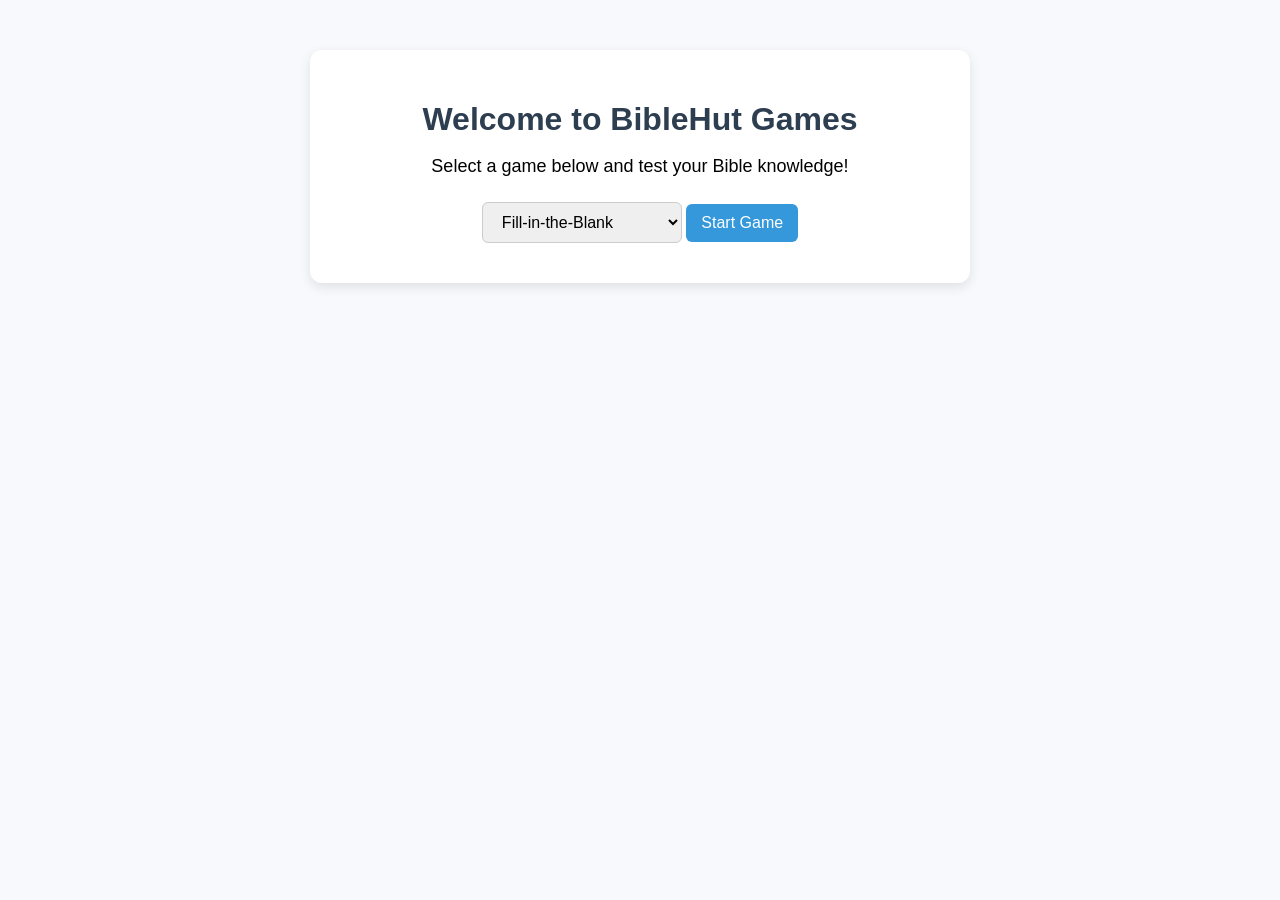
<file: index.html>
<!DOCTYPE html>
<html lang="en">
<head>
  <!-- Google tag (gtag.js) -->
<script async src="https://www.googletagmanager.com/gtag/js?id=G-6SRRL53QPS"></script>
<script>
  window.dataLayer = window.dataLayer || [];
  function gtag(){dataLayer.push(arguments);}
  gtag('js', new Date());

  gtag('config', 'G-6SRRL53QPS');
</script>
  <meta charset="UTF-8">
  <meta name="viewport" content="width=device-width, initial-scale=1.0">
  <meta name="google-adsense-account" content="ca-pub-8110080385457474">
  <title>BibleHut Games</title>
  <link rel="stylesheet" href="style.css">
</head>
<body>

  <div class="container">
    <h1>Welcome to BibleHut Games</h1>
    <p>Select a game below and test your Bible knowledge!</p>

    <!-- GAME SELECTOR DROPDOWN -->
    <select id="game-selector">
      <option value="fill">Fill-in-the-Blank</option>
      <option value="guess">Guess the Character</option>
      <option value="trivia">Trivia</option>
      <option value="scramble">Word Scramble</option>
      <option value="verse-match">Verse Match</option>
      <option value="puzzle">Bible Puzzle</option>
      <option value="truefalse">True / False</option>
      <option value="easter" onclick="openEaster()">🐣 Easter Challenge</option>
    </select>

    <!-- START BUTTON -->
    <button id="start-game">Start Game</button>
  </div>

  <!-- Script for Start Button -->
  <script>
    document.getElementById("start-game").addEventListener("click", () => {
      const gameType = document.getElementById("game-selector").value;
      window.location.href = `game.html?type=${gameType}&v=${Date.now()}`;
    });
  </script>

</body>
</html>
</file>
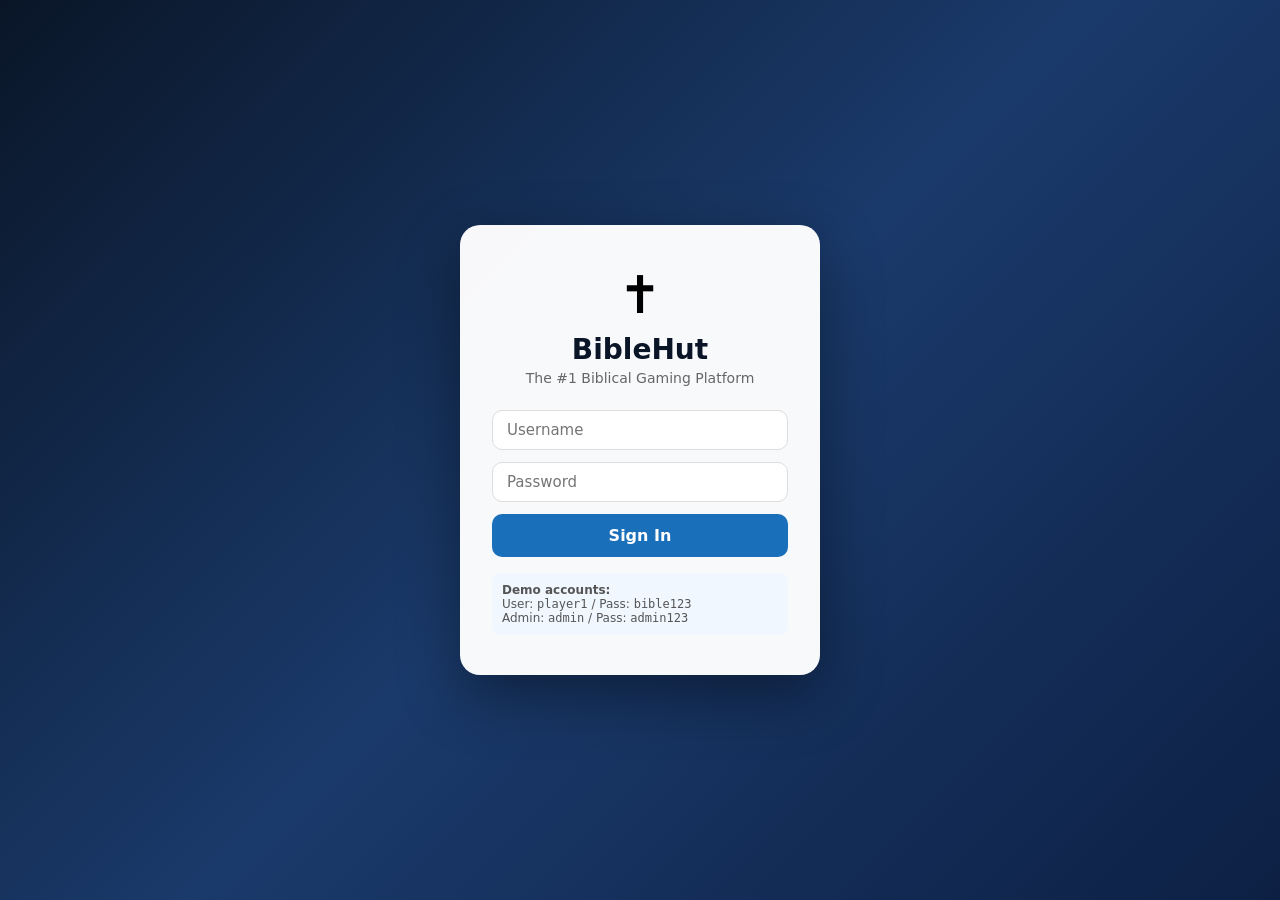
<file: BibleHutgames.html>
<!DOCTYPE html>
<html lang="en">
<head>
<meta charset="UTF-8"/>
<meta name="viewport" content="width=device-width,initial-scale=1.0"/>
<meta name="google-adsense-account" content="ca-pub-8110080385457474"/>
<title>BibleHut Games — #1 Biblical Gaming Platform</title>
<style>
*{box-sizing:border-box;margin:0;padding:0}
body{font-family:system-ui,-apple-system,sans-serif;background:#f0f4fa;min-height:100vh}
button{cursor:pointer;font-family:inherit}
input{font-family:inherit}
.hidden{display:none!important}

/* Header */
#header{background:#0a1628;color:#fff;padding:14px 24px;display:flex;align-items:center;gap:12;position:sticky;top:0;z-index:100}
#header .logo{font-size:26px}
#header .title{font-weight:800;font-size:22px;flex:1}
#header .title span{font-size:13px;background:#1a6fba;padding:2px 8px;border-radius:12px;margin-left:6px}
#header .score-badge{background:rgba(26,111,186,.2);border:1px solid rgba(26,111,186,.4);color:#7ab8f5;padding:4px 12px;border-radius:20px;font-size:14px;font-weight:600}
#header .avatar{width:34px;height:34px;border-radius:50%;background:#1a6fba;display:flex;align-items:center;justify-content:center;font-weight:700;font-size:15px;cursor:pointer}
#header .admin-link{font-size:13px;color:#facc15;cursor:pointer;font-weight:500}
#header .signout{font-size:13px;color:#aaa;cursor:pointer}
.header-right{display:flex;align-items:center;gap:12px}

/* Layout */
.page{max-width:720px;margin:0 auto;padding:24px 16px}

/* Login */
#login-screen{min-height:100vh;display:flex;align-items:center;justify-content:center;background:linear-gradient(135deg,#0a1628 0%,#1a3a6b 50%,#0d2044 100%)}
.login-box{background:rgba(255,255,255,.97);border-radius:20px;padding:2.5rem 2rem;width:360px;text-align:center;box-shadow:0 20px 60px rgba(0,0,0,.4)}
.login-box .cross{font-size:52px;margin-bottom:8px}
.login-box h1{font-size:28px;font-weight:700;color:#0a1628;margin-bottom:4px}
.login-box .sub{color:#666;font-size:14px;margin-bottom:24px}
.login-box input{width:100%;padding:10px 14px;border-radius:10px;border:1px solid #ddd;font-size:15px;margin-bottom:12px}
.login-box .btn-login{width:100%;padding:12px;background:#1a6fba;color:#fff;border:none;border-radius:10px;font-size:16px;font-weight:600}
.login-box .demo-box{margin-top:16px;padding:10px;background:#f0f7ff;border-radius:8px;font-size:12px;color:#555;text-align:left}
.login-box .error{background:#fee;color:#c00;border-radius:8px;padding:8px 12px;font-size:13px;margin-bottom:16px}

/* Welcome card */
.welcome-card{background:linear-gradient(135deg,#0a1628,#1a3a6b);border-radius:20px;padding:28px 24px;color:#fff;margin-bottom:24px}
.welcome-card .greeting{font-size:14px;color:#7ab8f5;margin-bottom:4px}
.welcome-card .name{font-size:24px;font-weight:700;margin-bottom:12px}
.welcome-stats{display:flex;gap:16px}
.stat-box{background:rgba(255,255,255,.1);border-radius:10px;padding:10px 16px;text-align:center}
.stat-box .val{font-size:20px;font-weight:700}
.stat-box .lbl{font-size:11px;color:#7ab8f5}
.badge-box{background:rgba(255,255,255,.1);border-radius:10px;padding:10px 16px;flex:1}
.badge-box .lbl{font-size:11px;color:#7ab8f5;margin-bottom:6px}

/* Leaderboard */
.lb-card{background:#fff;border-radius:14px;padding:16px 20px;margin-bottom:20px;box-shadow:0 2px 8px rgba(0,0,0,.05)}
.lb-card .lb-title{display:flex;justify-content:space-between;margin-bottom:12px;font-weight:600}
.lb-strip{display:flex;gap:8px;overflow-x:auto;padding-bottom:4px}
.lb-item{background:#f0f7ff;border-radius:10px;padding:10px 14px;min-width:110px;text-align:center;flex-shrink:0}
.lb-item .lb-icon{font-size:20px}
.lb-item .lb-name{font-size:12px;font-weight:600;color:#0a1628;margin-top:4px;white-space:nowrap;overflow:hidden;text-overflow:ellipsis}
.lb-item .lb-score{font-size:14px;font-weight:700;color:#1a6fba}

/* Game grid */
.section-title{font-weight:600;font-size:18px;margin-bottom:16px;color:#0a1628}
.game-grid{display:grid;grid-template-columns:repeat(2,1fr);gap:14px}
.game-card{background:#fff;border:1px solid #e0e8f4;border-radius:16px;padding:20px 16px;text-align:left;transition:transform .15s,box-shadow .15s;box-shadow:0 2px 6px rgba(0,0,0,.05)}
.game-card:hover{transform:translateY(-2px);box-shadow:0 6px 16px rgba(0,0,0,.1)}
.game-card .gc-icon{font-size:36px;margin-bottom:8px}
.game-card .gc-title{font-weight:600;font-size:16px;color:#0a1628;margin-bottom:4px}
.game-card .gc-desc{font-size:12px;color:#888;line-height:1.4}

/* Verse of day */
.vod{background:linear-gradient(135deg,#f5f0ff,#ede8ff);border:1px solid #c4a8f0;border-radius:16px;padding:20px;margin-top:20px}
.vod .vod-label{font-size:13px;color:#7c3aed;font-weight:600;margin-bottom:8px}
.vod .vod-text{font-size:16px;font-style:italic;color:#2d1b69;line-height:1.6;margin-bottom:8px}
.vod .vod-ref{font-size:12px;color:#9c6fe4}

/* Game screen */
.game-screen{background:#fff;border-radius:20px;padding:28px;box-shadow:0 4px 20px rgba(0,0,0,.08)}
.game-header{display:flex;align-items:center;gap:12px;margin-bottom:20px}
.btn-back{background:transparent;border:1px solid #ddd;border-radius:8px;padding:6px 12px;font-size:14px;color:#666}
.game-title{font-weight:700;font-size:18px;color:#0a1628}
.game-meta{display:flex;justify-content:space-between;margin-bottom:16px;font-size:14px;color:#888}
.game-score{font-weight:700;color:#1a6fba}

/* Progress bar */
.progress-wrap{background:#eee;border-radius:8px;height:8px;overflow:hidden;margin-bottom:12px}
.progress-bar{height:100%;background:#1a6fba;transition:width .4s}

/* Question box */
.q-box{background:#f0f7ff;border-radius:14px;padding:24px;margin:20px 0;text-align:center}
.q-text{font-size:20px;font-weight:600;color:#0a1628;line-height:1.4}
.q-ref{font-size:12px;color:#888;margin-top:8px}
.q-grid{display:grid;grid-template-columns:1fr 1fr;gap:12px}
.opt-btn{padding:14px;border-radius:12px;background:#fff;border:1px solid #ddd;color:#0a1628;font-size:15px;font-weight:500;transition:all .2s}
.opt-btn.correct{background:#e6f4ea;border:2px solid #2d7a2d;color:#2d7a2d}
.opt-btn.wrong{background:#fee;border:2px solid #c00;color:#c00}

/* Fill in blank */
.fill-sentence{font-size:19px;font-style:italic;color:#0a1628;line-height:1.8;text-align:center}
.fill-blank{background:#dbeafe;border:2px dashed #1a6fba;padding:2px 16px;border-radius:6px;color:#1a6fba;min-width:80px;display:inline-block}
.input-row{display:flex;gap:12px;margin-top:16px}
.input-row input{flex:1;padding:12px 16px;border-radius:10px;border:1px solid #ddd;font-size:16px}
.btn-check{padding:12px 24px;background:#1a6fba;color:#fff;border:none;border-radius:10px;font-size:15px;font-weight:600}
.answer-reveal{color:#c00;margin-top:8px;font-size:14px}

/* Streak */
.streak{text-align:center;margin:8px 0;color:#e65100;font-weight:600;font-size:14px}

/* True/False */
.tf-grid{display:grid;grid-template-columns:1fr 1fr;gap:16px}
.tf-btn{padding:20px;border-radius:14px;font-size:22px;font-weight:700;border:2px solid transparent}
.tf-btn.true-btn{background:#e6f4ea;color:#2d7a2d;border-color:#2d7a2d}
.tf-btn.false-btn{background:#fff0f0;color:#dc3545;border-color:#dc3545}

/* Result screen */
.result-screen{text-align:center;padding:24px 0}
.result-icon{font-size:64px;margin-bottom:8px}
.result-title{font-size:26px;font-weight:700;color:#0a1628;margin-bottom:8px}
.result-sub{font-size:18px;color:#888;margin-bottom:20px}
.result-score-box{background:#f0f7ff;border-radius:16px;padding:24px 32px;display:inline-block;margin-bottom:24px}
.result-pts{font-size:48px;font-weight:800;color:#1a6fba}
.result-of{color:#888;font-size:14px}
.btn-home{padding:14px 36px;background:#1a6fba;color:#fff;border:none;border-radius:12px;font-size:16px;font-weight:600}

/* Score popup */
#score-popup{position:fixed;top:80px;right:24px;background:#1a6fba;color:#fff;padding:10px 20px;border-radius:12px;font-weight:500;font-size:18px;z-index:999;display:none}

/* Badges */
.badge{font-size:11px;font-weight:500;padding:2px 8px;border-radius:20px;border:1px solid}
.badge-blue{background:#1a6fba22;color:#1a6fba;border-color:#1a6fba44}
.badge-purple{background:#5a3dbf22;color:#5a3dbf;border-color:#5a3dbf44}
.badge-green{background:#2d7a2d22;color:#2d7a2d;border-color:#2d7a2d44}

/* Character clue */
.clue-item{display:flex;gap:8px;margin-bottom:8px;color:#333}
.clue-num{color:#1a6fba;font-weight:700}

/* Scramble */
.scramble-word{letter-spacing:12px;font-size:36px;font-weight:700;color:#1a6fba;margin-bottom:12px;display:block;text-align:center}

/* Puzzle */
.puzzle-box{background:#f5f0ff;border:1px solid #c4a8f0;border-radius:14px;padding:28px;margin:16px 0;text-align:center}
.puzzle-q{font-size:19px;font-weight:600;color:#2d1b69;line-height:1.5}
.btn-solve{background:#5a3dbf;color:#fff}

/* Easter */
.easter-header{text-align:center;margin-bottom:16px}
.easter-q-box{background:linear-gradient(135deg,#fff8f0,#fff0e0);border:1px solid #fcd9a0;border-radius:14px;padding:24px;margin:16px 0;text-align:center}

/* Admin */
#admin-screen{min-height:100vh;background:#f0f4fa}
.admin-header{background:#0a1628;color:#fff;padding:16px 24px;display:flex;align-items:center;gap:16px}
.admin-title{font-weight:700;font-size:20px;flex:1}
.btn-admin-back{background:#dc3545;color:#fff;padding:6px 14px;border-radius:20px;font-size:13px;border:none}
.admin-tabs{display:flex;background:#fff;border-bottom:1px solid #ddd;padding:0 24px}
.admin-tab{padding:14px 20px;border:none;background:transparent;font-weight:500;font-size:14px;cursor:pointer;border-bottom:3px solid transparent;color:#555}
.admin-tab.active{border-bottom-color:#1a6fba;color:#1a6fba}
.admin-body{padding:24px}
.stat-grid{display:grid;grid-template-columns:repeat(4,1fr);gap:16px;margin-bottom:24px}
.admin-stat{background:#fff;border-radius:14px;padding:20px 16px;box-shadow:0 2px 8px rgba(0,0,0,.06)}
.admin-stat .icon{font-size:28px;margin-bottom:8px}
.admin-stat .val{font-size:26px;font-weight:700}
.admin-stat .lbl{font-size:13px;color:#888}
.admin-two-col{display:grid;grid-template-columns:1fr 1fr;gap:16px}
.admin-card{background:#fff;border-radius:14px;padding:20px;box-shadow:0 2px 8px rgba(0,0,0,.06)}
.admin-card h3{margin:0 0 16px;font-weight:600}
.lb-row{display:flex;align-items:center;gap:12px;padding:8px 0;border-bottom:1px solid #f0f0f0}
.lb-row:last-child{border-bottom:none}
.pop-bar-wrap{margin-bottom:12px}
.pop-bar-row{display:flex;justify-content:space-between;font-size:13px;margin-bottom:4px}
.pop-bar-bg{background:#eee;border-radius:8px;height:8px;overflow:hidden}
.pop-bar-fill{height:100%;transition:width .4s}
table{width:100%;border-collapse:collapse;font-size:14px}
th{text-align:left;padding:8px 12px;color:#888;font-weight:500;border-bottom:2px solid #eee}
td{padding:10px 12px;border-bottom:1px solid #f5f5f5}
.toggle{width:44px;height:24px;background:#1a6fba;border-radius:12px;cursor:pointer;position:relative;display:inline-block}
.toggle-thumb{width:18px;height:18px;background:#fff;border-radius:9px;position:absolute;right:3px;top:3px}
.settings-row{display:flex;justify-content:space-between;align-items:center;padding:12px 0;border-bottom:1px solid #f0f0f0}

@media(max-width:500px){
  .game-grid{grid-template-columns:1fr}
  .stat-grid{grid-template-columns:repeat(2,1fr)}
  .admin-two-col{grid-template-columns:1fr}
  .q-grid,.tf-grid{grid-template-columns:1fr}
}
</style>
</head>
<body>

<!-- Score popup -->
<div id="score-popup"></div>

<!-- LOGIN SCREEN -->
<div id="login-screen">
  <div class="login-box">
    <div class="cross">✝️</div>
    <h1>BibleHut</h1>
    <p class="sub">The #1 Biblical Gaming Platform</p>
    <div class="error hidden" id="login-error"></div>
    <input id="login-user" placeholder="Username" type="text"/>
    <input id="login-pass" placeholder="Password" type="password"/>
    <button class="btn-login" onclick="doLogin()">Sign In</button>
    <div class="demo-box">
      <strong>Demo accounts:</strong><br>
      User: <code>player1</code> / Pass: <code>bible123</code><br>
      Admin: <code>admin</code> / Pass: <code>admin123</code>
    </div>
  </div>
</div>

<!-- MAIN APP -->
<div id="app-screen" class="hidden">
  <div id="header">
    <span class="logo">✝️</span>
    <span class="title">BibleHut <span>#1 Bible Games</span></span>
    <div class="header-right">
      <span class="score-badge" id="hdr-score">⭐ 0</span>
      <div class="avatar" id="hdr-avatar" onclick="tryAdmin()">U</div>
      <span class="admin-link hidden" id="admin-link" onclick="showAdmin()">Admin ⚙️</span>
      <span class="signout" onclick="signOut()">Sign out</span>
    </div>
  </div>
  <div class="page">
    <!-- HOME -->
    <div id="home-view">
      <div class="welcome-card">
        <div class="greeting">Welcome back,</div>
        <div class="name" id="wc-name">Player 👋</div>
        <div class="welcome-stats">
          <div class="stat-box"><div class="val" id="wc-score">0</div><div class="lbl">Total Score</div></div>
          <div class="stat-box"><div class="val" id="wc-games">0</div><div class="lbl">Games Played</div></div>
          <div class="badge-box"><div class="lbl">Badges</div><div id="wc-badges"></div></div>
        </div>
      </div>

      <div class="lb-card">
        <div class="lb-title"><span>🏆 Leaderboard</span><span style="font-size:13px;color:#888;font-weight:400">Top Players</span></div>
        <div class="lb-strip" id="lb-strip"></div>
      </div>

      <div class="section-title">Choose a Game</div>
      <div class="game-grid" id="game-grid"></div>

      <div class="vod">
        <div class="vod-label">📖 Verse of the Day</div>
        <p class="vod-text">"For God so loved the world that he gave his one and only Son, that whoever believes in him shall not perish but have eternal life."</p>
        <p class="vod-ref">— John 3:16</p>
      </div>
    </div>

    <!-- GAME VIEW -->
    <div id="game-view" class="hidden">
      <div class="game-screen">
        <div class="game-header">
          <button class="btn-back" onclick="backHome()">← Back</button>
          <span class="game-title" id="gv-title">Game</span>
        </div>
        <div id="game-content"></div>
      </div>
    </div>
  </div>
</div>

<!-- ADMIN SCREEN -->
<div id="admin-screen" class="hidden">
  <div class="admin-header">
    <span style="font-size:24px">✝️</span>
    <span class="admin-title">BibleHut Admin</span>
    <button class="btn-admin-back" onclick="hideAdmin()">← Back to Game</button>
  </div>
  <div class="admin-tabs">
    <button class="admin-tab active" onclick="adminTab('overview',this)">Overview</button>
    <button class="admin-tab" onclick="adminTab('players',this)">Players</button>
    <button class="admin-tab" onclick="adminTab('games',this)">Games</button>
    <button class="admin-tab" onclick="adminTab('settings',this)">Settings</button>
  </div>
  <div class="admin-body" id="admin-body"></div>
</div>

<script>
// ── Data ──
const USERS = {
  admin:{pass:"admin123",role:"admin",name:"Admin User",score:0,badges:[],gamesPlayed:0},
  player1:{pass:"bible123",role:"user",name:"Grace Okafor",score:450,badges:["First Win","Scholar"],gamesPlayed:12},
};

const GAMES_LIST = [
  {id:"trivia",   icon:"❓",label:"Bible Trivia",      desc:"Test your knowledge with challenging questions"},
  {id:"fill",     icon:"✍️",label:"Fill in the Blank", desc:"Complete missing words from scripture"},
  {id:"character",icon:"👤",label:"Guess the Character",desc:"Who is this Bible figure?"},
  {id:"scramble", icon:"🔀",label:"Word Scramble",     desc:"Unscramble key Bible words"},
  {id:"trueFalse",icon:"⚖️",label:"True or False",    desc:"Fact-check your Bible knowledge"},
  {id:"verseMatch",icon:"📖",label:"Verse Match",      desc:"Match verses to their books"},
  {id:"easter",   icon:"🐣",label:"Easter Challenge",  desc:"Special resurrection edition"},
  {id:"puzzle",   icon:"🧩",label:"Bible Puzzle",      desc:"Piece together scripture clues"},
];

const LEADERBOARD = [
  {name:"Grace Okafor",score:1240,icon:"🏆"},
  {name:"Chidi Eze",score:980,icon:"🥈"},
  {name:"Amina Yusuf",score:870,icon:"🥉"},
  {name:"Emmanuel Adeyemi",score:720,icon:"⭐"},
  {name:"Ngozi Bello",score:650,icon:"⭐"},
];

const TRIVIA = [
  {q:"How many books are in the Old Testament?",o:["39","40","27","66"],a:0,ref:"General"},
  {q:"Who built the ark?",o:["Moses","Abraham","Noah","David"],a:2,ref:"Genesis 6"},
  {q:"In which city was Jesus born?",o:["Jerusalem","Nazareth","Bethlehem","Jericho"],a:2,ref:"Luke 2:4"},
  {q:"How many disciples did Jesus have?",o:["10","11","12","13"],a:2,ref:"Luke 6:13"},
  {q:"Who was swallowed by a big fish?",o:["Elijah","Daniel","Jonah","Ezekiel"],a:2,ref:"Jonah 1:17"},
  {q:"What is the shortest verse in the Bible?",o:["God is love","Jesus wept","Pray always","Fear not"],a:1,ref:"John 11:35"},
  {q:"Who wrote most of the Psalms?",o:["Solomon","Moses","David","Asaph"],a:2,ref:"Various"},
  {q:"What was the first miracle of Jesus?",o:["Healing a blind man","Feeding 5000","Turning water to wine","Walking on water"],a:2,ref:"John 2:1-11"},
  {q:"How many days did it rain during the flood?",o:["20","40","60","100"],a:1,ref:"Genesis 7:17"},
  {q:"Who denied Jesus three times?",o:["Thomas","Judas","Peter","Andrew"],a:2,ref:"Luke 22:61"},
];

const FILL = [
  {s:"For God so loved the world that He gave His only ___ Son.",b:"begotten",ref:"John 3:16"},
  {s:"The Lord is my ___, I shall not want.",b:"shepherd",ref:"Psalm 23:1"},
  {s:"I can do all things through ___ who strengthens me.",b:"Christ",ref:"Philippians 4:13"},
  {s:"In the beginning, God created the ___ and the earth.",b:"heavens",ref:"Genesis 1:1"},
  {s:"Be still and know that I am ___.",b:"God",ref:"Psalm 46:10"},
];

const CHARS = [
  {clues:["Thrown into a lion's den","Prayed three times a day","Served under Nebuchadnezzar"],name:"Daniel",ref:"Daniel 6"},
  {clues:["Had extraordinary strength","Hair was the source of his power","Killed a lion with bare hands"],name:"Samson",ref:"Judges 13-16"},
  {clues:["Was sold by his brothers","Interpreted Pharaoh's dream","Had a coat of many colors"],name:"Joseph",ref:"Genesis 37"},
  {clues:["Climbed a sycamore tree to see Jesus","Was a tax collector","Gave half his possessions to the poor"],name:"Zacchaeus",ref:"Luke 19"},
];

const SCRAMBLES = [
  {word:"GOSPEL",hint:"Good news of salvation",ref:"Mark 1:1"},
  {word:"BAPTISM",hint:"Ritual of water and faith",ref:"Matthew 3:11"},
  {word:"COVENANT",hint:"A sacred agreement with God",ref:"Genesis 9:13"},
  {word:"PROPHET",hint:"One who speaks God's word",ref:"Jeremiah 1:5"},
  {word:"MIRACLE",hint:"A divine wonder",ref:"John 2:11"},
];

const TF = [
  {q:"Moses parted the Red Sea.",a:true,ref:"Exodus 14:21"},
  {q:"Paul wrote the book of Revelation.",a:false,ref:"Revelation 1:1 — it was John"},
  {q:"David killed Goliath with a sling and stone.",a:true,ref:"1 Samuel 17:50"},
  {q:"Jesus was born in Jerusalem.",a:false,ref:"Luke 2:4 — He was born in Bethlehem"},
  {q:"Elijah was taken to heaven in a chariot of fire.",a:true,ref:"2 Kings 2:11"},
];

const VERSES = [
  {v:"The Lord is my shepherd; I shall not want.",book:"Psalms"},
  {v:"In the beginning was the Word.",book:"John"},
  {v:"Love your enemies and pray for those who persecute you.",book:"Matthew"},
  {v:"I am the resurrection and the life.",book:"John"},
  {v:"For the wages of sin is death, but the gift of God is eternal life.",book:"Romans"},
];
const ALL_BOOKS = ["Genesis","Psalms","John","Matthew","Romans","Revelation","Proverbs"];

const EASTER_Q = [
  {q:"On which day did Jesus rise from the dead?",o:["First day","Third day","Seventh day","Fortieth day"],a:1,ref:"Luke 24:7"},
  {q:"Who first discovered the empty tomb?",o:["Peter","John","Mary Magdalene","The disciples"],a:2,ref:"John 20:1"},
  {q:"What did the angel say at the tomb?",o:["He is sleeping","He is risen","He will return","Fear not only"],a:1,ref:"Matthew 28:6"},
  {q:"Who betrayed Jesus for 30 pieces of silver?",o:["Peter","Thomas","Judas Iscariot","Barabbas"],a:2,ref:"Matthew 26:15"},
  {q:"Who was released instead of Jesus?",o:["Herod","Barabbas","Pilate","Simon"],a:1,ref:"Luke 23:25"},
];

const PUZZLES = [
  {q:"I have 150 chapters, I am the longest book in the Bible. What am I?",a:"Psalms",hint:"King David wrote many of my chapters",ref:"Psalms"},
  {q:"I was created on day 4 of creation. I give light to the earth at night. What am I?",a:"Moon",hint:"Genesis 1:16 mentions two great lights",ref:"Genesis 1:16"},
  {q:"I am a river that flowed through the Garden of Eden. What am I?",a:"Pishon",hint:"Genesis 2:11",ref:"Genesis 2:11"},
];

// ── State ──
let currentUser = null, currentUserObj = null, totalScore = 0;
let activeGame = null, gameState = {};

// ── Login ──
function doLogin(){
  const u = document.getElementById('login-user').value.trim().toLowerCase();
  const p = document.getElementById('login-pass').value;
  const usr = USERS[u];
  const err = document.getElementById('login-error');
  if(usr && usr.pass === p){
    currentUser = u; currentUserObj = {...usr};
    totalScore = currentUserObj.score || 0;
    err.classList.add('hidden');
    document.getElementById('login-screen').classList.add('hidden');
    document.getElementById('app-screen').classList.remove('hidden');
    initHome();
  } else {
    err.textContent = 'Invalid username or password.';
    err.classList.remove('hidden');
  }
}
document.getElementById('login-pass').addEventListener('keydown', e => { if(e.key==='Enter') doLogin(); });

function signOut(){
  currentUser = null; currentUserObj = null;
  document.getElementById('app-screen').classList.add('hidden');
  document.getElementById('login-screen').classList.remove('hidden');
  document.getElementById('login-user').value='';
  document.getElementById('login-pass').value='';
}

// ── Home ──
function initHome(){
  // Header
  document.getElementById('hdr-score').textContent = '⭐ ' + totalScore;
  document.getElementById('hdr-avatar').textContent = (currentUserObj.name||'U')[0];
  if(currentUserObj.role==='admin') document.getElementById('admin-link').classList.remove('hidden');
  // Welcome card
  document.getElementById('wc-name').textContent = currentUserObj.name + ' 👋';
  document.getElementById('wc-score').textContent = totalScore;
  document.getElementById('wc-games').textContent = currentUserObj.gamesPlayed || 0;
  const badges = currentUserObj.badges || [];
  document.getElementById('wc-badges').innerHTML = badges.length
    ? badges.map(b=>`<span class="badge badge-blue" style="margin:2px">${b}</span>`).join('')
    : '<span style="font-size:12px;color:#7ab8f5">Play to earn badges!</span>';
  // Leaderboard
  document.getElementById('lb-strip').innerHTML = LEADERBOARD.map(l=>`
    <div class="lb-item">
      <div class="lb-icon">${l.icon}</div>
      <div class="lb-name">${l.name.split(' ')[0]}</div>
      <div class="lb-score">${l.score}</div>
    </div>`).join('');
  // Games
  document.getElementById('game-grid').innerHTML = GAMES_LIST.map(g=>`
    <button class="game-card" onclick="startGame('${g.id}')">
      <div class="gc-icon">${g.icon}</div>
      <div class="gc-title">${g.label}</div>
      <div class="gc-desc">${g.desc}</div>
    </button>`).join('');
}

function updateScore(pts){
  totalScore += pts;
  document.getElementById('hdr-score').textContent = '⭐ ' + totalScore;
  document.getElementById('wc-score').textContent = totalScore;
  showPopup(pts);
}

function showPopup(pts){
  const p = document.getElementById('score-popup');
  p.textContent = '+' + pts + ' pts!';
  p.style.display = 'block';
  setTimeout(()=>{ p.style.display='none'; }, 1200);
}

// ── Game routing ──
function startGame(id){
  activeGame = id;
  const g = GAMES_LIST.find(x=>x.id===id);
  document.getElementById('home-view').classList.add('hidden');
  document.getElementById('game-view').classList.remove('hidden');
  document.getElementById('gv-title').textContent = g.icon + ' ' + g.label;
  gameState = {qi:0, score:0, streak:0, revealed:0, showHint:false};
  renderGame();
}

function backHome(){
  document.getElementById('game-view').classList.add('hidden');
  document.getElementById('home-view').classList.remove('hidden');
  activeGame = null;
}

function renderGame(){
  const c = document.getElementById('game-content');
  if(activeGame==='trivia') renderTrivia(c);
  else if(activeGame==='fill') renderFill(c);
  else if(activeGame==='character') renderCharacter(c);
  else if(activeGame==='scramble') renderScramble(c);
  else if(activeGame==='trueFalse') renderTF(c);
  else if(activeGame==='verseMatch') renderVerseMatch(c);
  else if(activeGame==='easter') renderEaster(c);
  else if(activeGame==='puzzle') renderPuzzle(c);
}

// ── Trivia ──
function renderTrivia(c){
  if(gameState.qi >= TRIVIA.length){ renderResult(c,'Bible Trivia',TRIVIA.length*10); return; }
  const q = TRIVIA[gameState.qi];
  c.innerHTML = `
    <div class="game-meta"><span>Question ${gameState.qi+1}/${TRIVIA.length}</span><span class="game-score">⭐ ${gameState.score}</span></div>
    <div class="progress-wrap"><div class="progress-bar" style="width:${((gameState.qi+1)/TRIVIA.length)*100}%"></div></div>
    ${gameState.streak>1?`<div class="streak">🔥 ${gameState.streak} streak!</div>`:''}
    <div class="q-box"><p class="q-text">${q.q}</p><p class="q-ref">📖 ${q.ref}</p></div>
    <div class="q-grid">${q.o.map((opt,i)=>`<button class="opt-btn" id="opt-${i}" onclick="pickTrivia(${i})">${opt}</button>`).join('')}</div>`;
}
function pickTrivia(i){
  const q = TRIVIA[gameState.qi];
  document.querySelectorAll('.opt-btn').forEach(b=>b.onclick=null);
  document.getElementById('opt-'+q.a).classList.add('correct');
  if(i!==q.a){ document.getElementById('opt-'+i).classList.add('wrong'); gameState.streak=0; }
  else { const pts=10+gameState.streak*2; gameState.score+=pts; gameState.streak++; updateScore(pts); }
  setTimeout(()=>{ gameState.qi++; renderGame(); }, 900);
}

// ── Fill ──
function renderFill(c){
  if(gameState.qi >= FILL.length){ renderResult(c,'Fill in the Blank',FILL.length*15); return; }
  const q = FILL[gameState.qi];
  const parts = q.s.split('___');
  c.innerHTML = `
    <div class="game-meta"><span>${gameState.qi+1}/${FILL.length}</span><span class="game-score">⭐ ${gameState.score}</span></div>
    <div class="progress-wrap"><div class="progress-bar" style="width:${((gameState.qi+1)/FILL.length)*100}%"></div></div>
    <div class="q-box">
      <p class="fill-sentence">"${parts[0]}<span class="fill-blank" id="fill-blank">&nbsp;&nbsp;&nbsp;&nbsp;&nbsp;&nbsp;</span>${parts[1]}"</p>
      <p class="q-ref">📖 ${q.ref}</p>
    </div>
    <div class="input-row">
      <input id="fill-input" placeholder="Type the missing word..." onkeydown="if(event.key==='Enter')checkFill()"/>
      <button class="btn-check" onclick="checkFill()">Check</button>
    </div>
    <div class="answer-reveal hidden" id="fill-reveal"></div>`;
  document.getElementById('fill-input').focus();
}
function checkFill(){
  const q = FILL[gameState.qi];
  const val = document.getElementById('fill-input').value.trim();
  const correct = val.toLowerCase()===q.b.toLowerCase();
  document.getElementById('fill-blank').textContent = correct ? q.b : '✗';
  document.getElementById('fill-blank').style.color = correct ? '#2d7a2d' : '#c00';
  if(!correct){ const r=document.getElementById('fill-reveal'); r.textContent='Answer: '+q.b; r.classList.remove('hidden'); }
  else { gameState.score+=15; updateScore(15); }
  document.getElementById('fill-input').disabled=true;
  setTimeout(()=>{ gameState.qi++; renderGame(); }, 900);
}

// ── Character ──
function renderCharacter(c){
  if(gameState.qi >= CHARS.length){ renderResult(c,'Guess the Character',CHARS.length*15); return; }
  const q = CHARS[gameState.qi];
  const rev = gameState.revealed;
  c.innerHTML = `
    <div class="game-meta"><span>${gameState.qi+1}/${CHARS.length}</span><span class="game-score">⭐ ${gameState.score}</span></div>
    <div class="q-box" style="text-align:left">
      <p style="font-weight:600;margin-bottom:12px;color:#0a1628">👤 Who am I?</p>
      ${q.clues.slice(0,rev+1).map((cl,i)=>`<div class="clue-item"><span class="clue-num">#${i+1}</span> ${cl}</div>`).join('')}
      ${rev<q.clues.length-1?`<button onclick="revealClue()" style="font-size:13px;color:#888;background:transparent;border:1px dashed #ddd;border-radius:8px;padding:6px 12px;margin-top:8px">+ Reveal clue (−4 pts)</button>`:''}
      <p class="q-ref">📖 ${q.ref}</p>
    </div>
    <div class="input-row">
      <input id="char-input" placeholder="Name this character..." onkeydown="if(event.key==='Enter')checkChar()"/>
      <button class="btn-check" onclick="checkChar()">Guess</button>
    </div>
    <div class="answer-reveal hidden" id="char-reveal"></div>`;
  document.getElementById('char-input').focus();
}
function revealClue(){ gameState.revealed++; renderGame(); }
function checkChar(){
  const q = CHARS[gameState.qi];
  const val = document.getElementById('char-input').value.trim();
  const correct = val.toLowerCase()===q.name.toLowerCase();
  if(!correct){ document.getElementById('char-reveal').textContent='Answer: '+q.name; document.getElementById('char-reveal').classList.remove('hidden'); }
  else { const pts=Math.max(15-gameState.revealed*4,5); gameState.score+=pts; updateScore(pts); }
  document.getElementById('char-input').disabled=true;
  setTimeout(()=>{ gameState.qi++; gameState.revealed=0; renderGame(); }, 900);
}

// ── Scramble ──
function renderScramble(c){
  if(gameState.qi >= SCRAMBLES.length){ renderResult(c,'Word Scramble',SCRAMBLES.length*12); return; }
  const q = SCRAMBLES[gameState.qi];
  const scr = q.word.split('').sort(()=>Math.random()-0.5).join('');
  c.innerHTML = `
    <div class="game-meta"><span>${gameState.qi+1}/${SCRAMBLES.length}</span><span class="game-score">⭐ ${gameState.score}</span></div>
    <div class="q-box">
      <span class="scramble-word">${scr}</span>
      <p style="font-size:14px;color:#666">💡 ${q.hint}</p>
      <p class="q-ref">📖 ${q.ref}</p>
    </div>
    <div class="input-row">
      <input id="scr-input" placeholder="Unscramble the word..." style="text-transform:uppercase;letter-spacing:4px" onkeydown="if(event.key==='Enter')checkScramble()"/>
      <button class="btn-check" onclick="checkScramble()">Check</button>
    </div>
    <div class="answer-reveal hidden" id="scr-reveal"></div>`;
  document.getElementById('scr-input').oninput=function(){ this.value=this.value.toUpperCase(); };
  document.getElementById('scr-input').focus();
}
function checkScramble(){
  const q = SCRAMBLES[gameState.qi];
  const val = document.getElementById('scr-input').value.trim().toUpperCase();
  const correct = val===q.word;
  if(!correct){ document.getElementById('scr-reveal').textContent='Answer: '+q.word; document.getElementById('scr-reveal').classList.remove('hidden'); }
  else { gameState.score+=12; updateScore(12); }
  document.getElementById('scr-input').disabled=true;
  setTimeout(()=>{ gameState.qi++; renderGame(); }, 900);
}

// ── True/False ──
function renderTF(c){
  if(gameState.qi >= TF.length){ renderResult(c,'True or False',TF.length*10); return; }
  const q = TF[gameState.qi];
  c.innerHTML = `
    <div class="game-meta"><span>${gameState.qi+1}/${TF.length}</span><span class="game-score">⭐ ${gameState.score}</span></div>
    <div class="progress-wrap"><div class="progress-bar" style="width:${((gameState.qi+1)/TF.length)*100}%"></div></div>
    <div class="q-box"><p class="q-text">${q.q}</p><p class="q-ref">📖 ${q.ref}</p></div>
    <div class="tf-grid">
      <button class="tf-btn true-btn" onclick="pickTF(true)">✅ TRUE</button>
      <button class="tf-btn false-btn" onclick="pickTF(false)">❌ FALSE</button>
    </div>`;
}
function pickTF(v){
  const q = TF[gameState.qi];
  document.querySelectorAll('.tf-btn').forEach(b=>b.onclick=null);
  if(v===q.a){ gameState.score+=10; updateScore(10); }
  setTimeout(()=>{ gameState.qi++; renderGame(); }, 700);
}

// ── Verse Match ──
function renderVerseMatch(c){
  if(gameState.qi >= VERSES.length){ renderResult(c,'Verse Match',VERSES.length*12); return; }
  const q = VERSES[gameState.qi];
  let opts = ALL_BOOKS.filter(b=>b!==q.book).sort(()=>Math.random()-0.5).slice(0,3);
  opts = [...opts,q.book].sort(()=>Math.random()-0.5);
  c.innerHTML = `
    <div class="game-meta"><span>${gameState.qi+1}/${VERSES.length}</span><span class="game-score">⭐ ${gameState.score}</span></div>
    <div class="q-box"><p class="q-text" style="font-style:italic">"${q.v}"</p><p class="q-ref">Which book is this from?</p></div>
    <div class="q-grid">${opts.map(b=>`<button class="opt-btn" id="vm-${b}" onclick="pickVerse('${b}','${q.book}')">${b}</button>`).join('')}</div>`;
}
function pickVerse(sel,correct){
  document.querySelectorAll('.opt-btn').forEach(b=>b.onclick=null);
  document.getElementById('vm-'+correct).classList.add('correct');
  if(sel!==correct) document.getElementById('vm-'+sel).classList.add('wrong');
  else { gameState.score+=12; updateScore(12); }
  setTimeout(()=>{ gameState.qi++; renderGame(); }, 900);
}

// ── Easter ──
function renderEaster(c){
  if(gameState.qi >= EASTER_Q.length){ renderResult(c,'Easter Challenge',EASTER_Q.length*15,true); return; }
  const q = EASTER_Q[gameState.qi];
  c.innerHTML = `
    <div class="easter-header"><span style="font-size:32px">🐣</span><span style="display:block;color:#e65100;font-weight:700;font-size:16px">Easter Challenge</span></div>
    <div class="game-meta"><span>${gameState.qi+1}/${EASTER_Q.length}</span><span class="game-score">⭐ ${gameState.score}</span></div>
    <div class="progress-wrap"><div class="progress-bar" style="width:${((gameState.qi+1)/EASTER_Q.length)*100}%;background:#e65100"></div></div>
    <div class="easter-q-box"><p class="q-text">${q.q}</p><p class="q-ref">📖 ${q.ref}</p></div>
    <div class="q-grid">${q.o.map((opt,i)=>`<button class="opt-btn" id="eq-${i}" onclick="pickEaster(${i})">${opt}</button>`).join('')}</div>`;
}
function pickEaster(i){
  const q = EASTER_Q[gameState.qi];
  document.querySelectorAll('.opt-btn').forEach(b=>b.onclick=null);
  document.getElementById('eq-'+q.a).classList.add('correct');
  if(i!==q.a) document.getElementById('eq-'+i).classList.add('wrong');
  else { gameState.score+=15; updateScore(15); }
  setTimeout(()=>{ gameState.qi++; renderGame(); }, 900);
}

// ── Puzzle ──
function renderPuzzle(c){
  if(gameState.qi >= PUZZLES.length){ renderResult(c,'Bible Puzzle',PUZZLES.length*20); return; }
  const q = PUZZLES[gameState.qi];
  c.innerHTML = `
    <div class="game-meta"><span>Puzzle ${gameState.qi+1}/${PUZZLES.length}</span><span class="game-score">⭐ ${gameState.score}</span></div>
    <div class="puzzle-box">
      <p class="puzzle-q">${q.q}</p>
      ${gameState.showHint?`<p style="font-size:14px;color:#7c3aed;margin-top:12px;font-style:italic">💡 ${q.hint}</p>`:''}
      <p class="q-ref">📖 ${q.ref}</p>
    </div>
    ${!gameState.showHint?`<button onclick="gameState.showHint=true;renderGame()" style="font-size:13px;color:#888;background:transparent;border:1px dashed #ccc;border-radius:8px;padding:6px 12px;margin-bottom:12px">Show hint</button>`:''}
    <div class="input-row">
      <input id="pz-input" placeholder="Your answer..." onkeydown="if(event.key==='Enter')checkPuzzle()"/>
      <button class="btn-check btn-solve" onclick="checkPuzzle()">Solve</button>
    </div>
    <div class="answer-reveal hidden" id="pz-reveal"></div>`;
  document.getElementById('pz-input').focus();
}
function checkPuzzle(){
  const q = PUZZLES[gameState.qi];
  const val = document.getElementById('pz-input').value.trim();
  const correct = val.toLowerCase()===q.a.toLowerCase();
  if(!correct){ document.getElementById('pz-reveal').textContent='Answer: '+q.a; document.getElementById('pz-reveal').classList.remove('hidden'); }
  else { gameState.score+=20; updateScore(20); }
  document.getElementById('pz-input').disabled=true;
  setTimeout(()=>{ gameState.qi++; gameState.showHint=false; renderGame(); }, 900);
}

// ── Result ──
function renderResult(c, label, max, special){
  const pct = Math.round((gameState.score/max)*100);
  const msg = pct===100?"Perfect! 🏆":pct>=80?"Excellent! 🌟":pct>=60?"Good job! 👏":pct>=40?"Keep studying! 📖":"Try again! 💪";
  const icon = pct===100?"🏆":pct>=80?"🌟":pct>=60?"👏":"📖";
  const barColor = pct>=80?"#2d7a2d":pct>=60?"#1a6fba":"#dc3545";
  c.innerHTML = `
    <div class="result-screen">
      ${special?'<div style="font-size:48px;margin-bottom:8px">🐣</div>':''}
      <div class="result-icon">${icon}</div>
      <div class="result-title">${msg}</div>
      <div class="result-sub">${label} Complete</div>
      <div class="result-score-box">
        <div class="result-pts">${gameState.score}</div>
        <div class="result-of">out of ${max} points (${pct}%)</div>
      </div>
      <div class="progress-wrap" style="margin-bottom:24px"><div class="progress-bar" style="width:${pct}%;background:${barColor}"></div></div>
      <button class="btn-home" onclick="backHome()">← Back to Games</button>
    </div>`;
}

// ── Admin ──
function tryAdmin(){ if(currentUserObj&&currentUserObj.role==='admin') showAdmin(); }
function showAdmin(){
  document.getElementById('app-screen').classList.add('hidden');
  document.getElementById('admin-screen').classList.remove('hidden');
  adminTab('overview', document.querySelector('.admin-tab'));
}
function hideAdmin(){
  document.getElementById('admin-screen').classList.add('hidden');
  document.getElementById('app-screen').classList.remove('hidden');
}

const GAME_PCTS = [78,65,90,55,82,44,70,60];
const PBAR_COLORS = ["#1a6fba","#2d7a2d","#8a5c00","#5a3dbf","#dc3545","#00897b","#e65100","#6a1b9a"];

function adminTab(tab, el){
  document.querySelectorAll('.admin-tab').forEach(b=>b.classList.remove('active'));
  el.classList.add('active');
  const body = document.getElementById('admin-body');
  if(tab==='overview'){
    body.innerHTML = `
      <div class="stat-grid">
        ${[['👥','1,248','Total Players','#1a6fba'],['🎮','342','Games Today','#2d7a2d'],['⭐','687','Avg Score','#8a5c00'],['🟢','37','Active Now','#5a3dbf']]
          .map(([icon,val,lbl,col])=>`<div class="admin-stat"><div class="icon">${icon}</div><div class="val" style="color:${col}">${val}</div><div class="lbl">${lbl}</div></div>`).join('')}
      </div>
      <div class="admin-two-col">
        <div class="admin-card">
          <h3>Top Leaderboard</h3>
          ${LEADERBOARD.map(l=>`<div class="lb-row"><span style="font-size:18px">${l.icon}</span><span style="flex:1;font-weight:500">${l.name}</span><span style="font-weight:700;color:#1a6fba">${l.score}</span></div>`).join('')}
        </div>
        <div class="admin-card">
          <h3>Game Popularity</h3>
          ${GAMES_LIST.map((g,i)=>`<div class="pop-bar-wrap"><div class="pop-bar-row"><span>${g.icon} ${g.label}</span><span style="color:#888">${GAME_PCTS[i]}%</span></div><div class="pop-bar-bg"><div class="pop-bar-fill" style="width:${GAME_PCTS[i]}%;background:${PBAR_COLORS[i]}"></div></div></div>`).join('')}
        </div>
      </div>`;
  } else if(tab==='players'){
    body.innerHTML = `<div class="admin-card"><h3>Registered Players</h3>
      <table><thead><tr><th>Name</th><th>Username</th><th>Role</th><th>Score</th><th>Badges</th><th>Status</th></tr></thead><tbody>
      ${Object.entries(USERS).map(([k,v])=>`<tr>
        <td style="font-weight:500">${v.name}</td><td style="color:#888">${k}</td>
        <td><span class="badge ${v.role==='admin'?'badge-purple':'badge-blue'}">${v.role}</span></td>
        <td style="font-weight:600;color:#1a6fba">${v.score}</td>
        <td>${(v.badges||[]).join(', ')||'—'}</td>
        <td style="color:#2d7a2d;font-weight:500">● Active</td></tr>`).join('')}
      </tbody></table></div>`;
  } else if(tab==='games'){
    body.innerHTML = `<div style="display:grid;grid-template-columns:repeat(2,1fr);gap:16px">
      ${GAMES_LIST.map(g=>`<div class="admin-card"><div style="display:flex;align-items:center;gap:12px;margin-bottom:12px"><span style="font-size:32px">${g.icon}</span><div><div style="font-weight:600;font-size:16px">${g.label}</div><div style="font-size:13px;color:#888">${g.desc}</div></div></div><div style="display:flex;gap:8px"><span class="badge badge-green">Active</span><span class="badge" style="background:#8a5c0022;color:#8a5c00;border-color:#8a5c0044">Featured</span></div></div>`).join('')}
    </div>`;
  } else if(tab==='settings'){
    body.innerHTML = `<div class="admin-card" style="max-width:500px">
      <h3 style="margin-bottom:20px">Platform Settings</h3>
      ${['Daily Challenge Mode','Leaderboard Visibility','Score Multiplier Events','Push Notifications']
        .map(s=>`<div class="settings-row"><span style="font-weight:500">${s}</span><div class="toggle"><div class="toggle-thumb"></div></div></div>`).join('')}
    </div>`;
  }
}
</script>
</body>
</html>
</file>
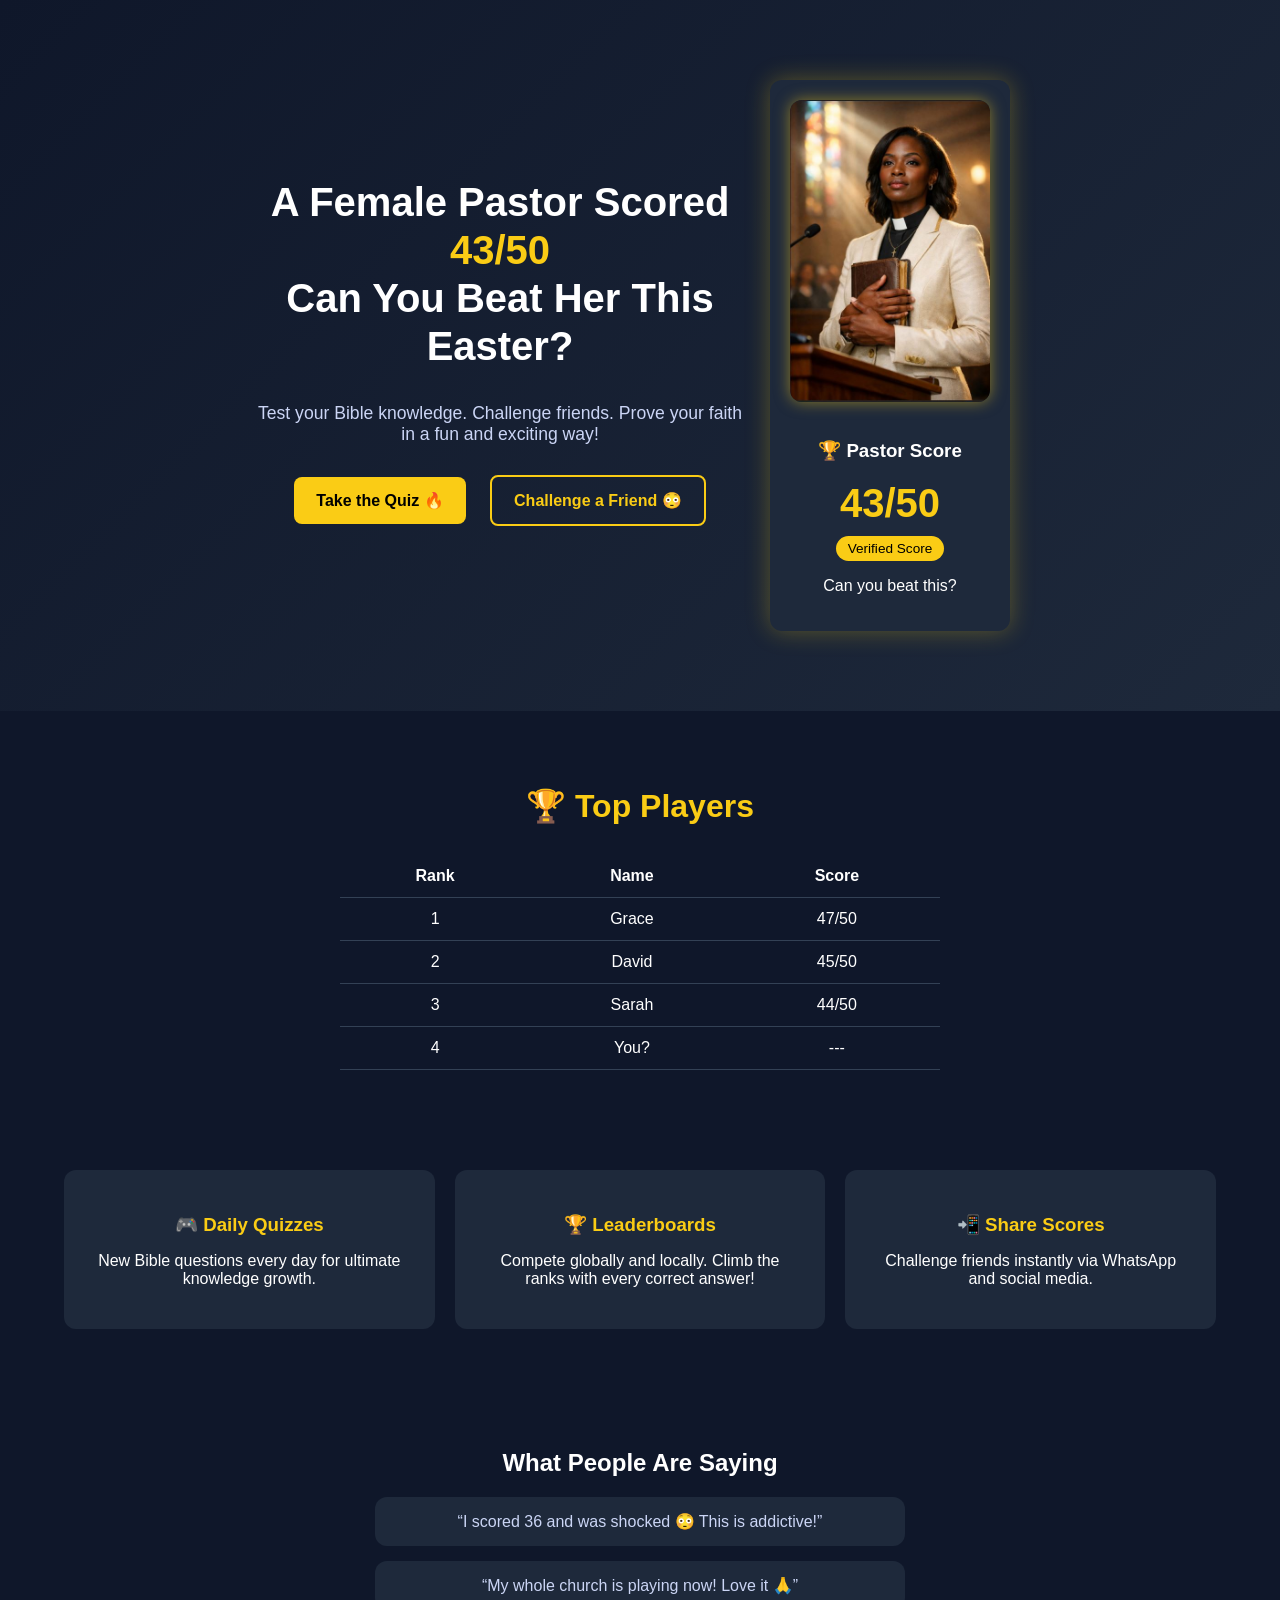
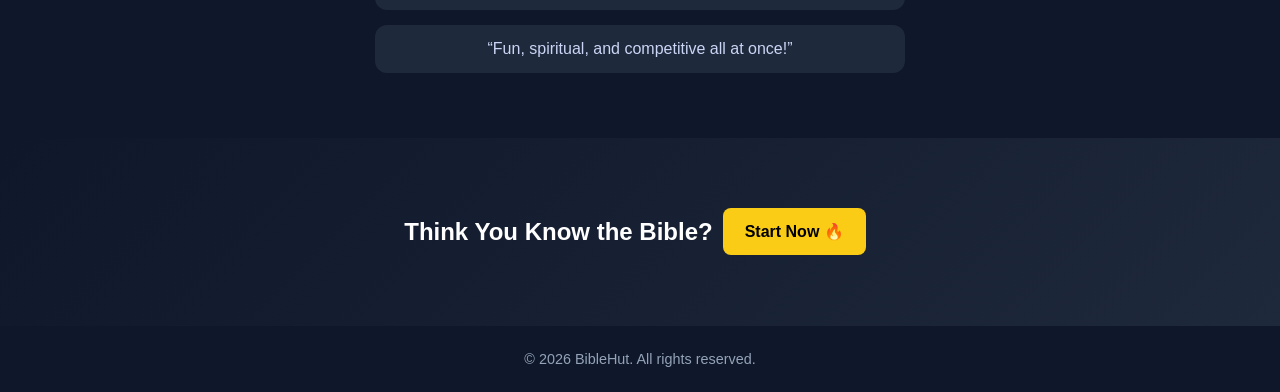
<file: landingpage.html>
<!DOCTYPE html>
<html lang="en">
<head>
<meta charset="UTF-8">
<meta name="viewport" content="width=device-width, initial-scale=1.0">
<title>BibleHut Easter Challenge</title>

<style>
/* Reset & Body */
body {
  margin: 0;
  font-family: Arial, sans-serif;
  background: #0f172a;
  color: white;
  scroll-behavior: smooth;
}

/* Hero Section */
.hero {
  display: flex;
  flex-wrap: wrap;
  align-items: center;
  justify-content: center;
  padding: 60px 5%;
  background: linear-gradient(135deg, #0f172a, #1e293b);
  text-align: center;
}

.hero-text {
  max-width: 500px;
  margin-bottom: 30px;
}

.hero-text h1 {
  font-size: 2.5rem;
  line-height: 1.2;
}

.hero-text .highlight {
  color: #facc15;
}

.hero-text p {
  font-size: 1.1rem;
  color: #cbd5f5;
  margin: 20px 0;
}

.btn {
  display: inline-block;
  margin: 10px;
  padding: 14px 22px;
  border-radius: 8px;
  font-weight: bold;
  text-decoration: none;
  transition: 0.3s ease;
}

.btn-primary {
  background: #facc15;
  color: black;
}

.btn-primary:hover {
  background: #eab308;
}

.btn-secondary {
  border: 2px solid #facc15;
  color: #facc15;
}

.btn-secondary:hover {
  background: #facc15;
  color: black;
}

/* Pastor Photo + Scorecard */
.scorecard {
  background: #1e293b;
  padding: 20px;
  border-radius: 12px;
  text-align: center;
  box-shadow: 0 0 25px rgba(250, 204, 21, 0.3);
  margin: 20px;
}

.scorecard img {
  width: 200px;
  border-radius: 12px;
  box-shadow: 0 0 15px rgba(250, 204, 21, 0.5);
  margin-bottom: 15px;
}

.scorecard .score {
  font-size: 2.5rem;
  color: #facc15;
  font-weight: bold;
}

.scorecard .badge {
  margin-top: 10px;
  background: #facc15;
  color: black;
  padding: 5px 12px;
  border-radius: 20px;
  display: inline-block;
  font-size: 0.85rem;
}

/* Leaderboard */
.leaderboard {
  padding: 50px 5%;
}

.leaderboard h2 {
  text-align: center;
  margin-bottom: 30px;
  font-size: 2rem;
  color: #facc15;
}

.leaderboard-table {
  width: 100%;
  max-width: 600px;
  margin: 0 auto;
  border-collapse: collapse;
  text-align: center;
}

.leaderboard-table th,
.leaderboard-table td {
  padding: 12px;
  border-bottom: 1px solid #334155;
}

/* Features Section */
.features {
  padding: 50px 5%;
  display: flex;
  flex-wrap: wrap;
  justify-content: center;
  gap: 20px;
}

.feature {
  flex: 1 1 250px;
  background: #1e293b;
  padding: 25px;
  border-radius: 12px;
  text-align: center;
}

.feature h3 {
  margin-bottom: 10px;
  color: #facc15;
}

/* Testimonials */
.testimonials {
  padding: 50px 5%;
  text-align: center;
}

.testimonial {
  margin: 15px;
  font-size: 1rem;
  color: #cbd5f5;
  background: #1e293b;
  padding: 15px;
  border-radius: 12px;
  max-width: 500px;
  margin-left: auto;
  margin-right: auto;
}

/* Footer */
.footer {
  padding: 25px;
  text-align: center;
  font-size: 0.9rem;
  color: #94a3b8;
}

/* Responsive */
@media(max-width: 768px){
  .hero {
    flex-direction: column;
  }
  .scorecard img {
    width: 180px;
  }
}
</style>
</head>

<body>

<!-- HERO SECTION -->
<section class="hero">
  <div class="hero-text">
    <h1>
      A Female Pastor Scored <span class="highlight">43/50</span><br>
      Can You Beat Her This Easter?
    </h1>
    <p>Test your Bible knowledge. Challenge friends. Prove your faith in a fun and exciting way!</p>
    <a href="#" class="btn btn-primary">Take the Quiz 🔥</a>
    <a href="#" class="btn btn-secondary" onclick="shareWhatsApp()">Challenge a Friend 😳</a>
  </div>

  <div class="scorecard">
    <img src="assets/pastorjane.JPG" alt="Pastor Photo">
    <h3>🏆 Pastor Score</h3>
    <div class="score">43/50</div>
    <div class="badge">Verified Score</div>
    <p>Can you beat this?</p>
  </div>
</section>

<!-- LEADERBOARD SECTION -->
<section class="leaderboard">
  <h2>🏆 Top Players</h2>
  <table class="leaderboard-table">
    <tr>
      <th>Rank</th>
      <th>Name</th>
      <th>Score</th>
    </tr>
    <tr><td>1</td><td>Grace</td><td>47/50</td></tr>
    <tr><td>2</td><td>David</td><td>45/50</td></tr>
    <tr><td>3</td><td>Sarah</td><td>44/50</td></tr>
    <tr><td>4</td><td>You?</td><td>---</td></tr>
  </table>
</section>

<!-- FEATURES SECTION -->
<section class="features">
  <div class="feature">
    <h3>🎮 Daily Quizzes</h3>
    <p>New Bible questions every day for ultimate knowledge growth.</p>
  </div>
  <div class="feature">
    <h3>🏆 Leaderboards</h3>
    <p>Compete globally and locally. Climb the ranks with every correct answer!</p>
  </div>
  <div class="feature">
    <h3>📲 Share Scores</h3>
    <p>Challenge friends instantly via WhatsApp and social media.</p>
  </div>
</section>

<!-- TESTIMONIALS -->
<section class="testimonials">
  <h2>What People Are Saying</h2>
  <div class="testimonial">“I scored 36 and was shocked 😳 This is addictive!”</div>
  <div class="testimonial">“My whole church is playing now! Love it 🙏”</div>
  <div class="testimonial">“Fun, spiritual, and competitive all at once!”</div>
</section>

<!-- FINAL CTA -->
<section class="hero">
  <h2>Think You Know the Bible?</h2>
  <a href="#" class="btn btn-primary">Start Now 🔥</a>
</section>

<!-- FOOTER -->
<div class="footer">
  © 2026 BibleHut. All rights reserved.
</div>

<script>
function shareWhatsApp() {
  let message = "I just took the BibleHut Easter Challenge and scored 43/50 😳 Can you beat me? 👉 https://yourlink.com";
  let url = "https://wa.me/?text=" + encodeURIComponent(message);
  window.open(url, '_blank');
}
</script>

</body>
</html>
</file>
<file: style.css>
/* ===========================
   style.css - BibleHut Game
   =========================== */

/* Body and global styling */
body {
  font-family: Arial, sans-serif;
  background: #f7f9fc;
  margin: 0;
  padding: 0;
  display: flex;
  flex-direction: column;
  align-items: center;
  min-height: 100vh;
}

/* Container cards */
.container {
  max-width: 600px;
  width: 100%;
  margin-top: 50px;
  background: #ffffff;
  padding: 30px;
  border-radius: 12px;
  box-shadow: 0 4px 12px rgba(0,0,0,0.1);
  text-align: center;
}

/* Titles */
h1, h2 {
  color: #2c3e50;
  margin-bottom: 15px;
}

p {
  font-size: 18px;
  margin-bottom: 15px;
}

/* Input and buttons */
input, button, select {
  padding: 10px 15px;
  margin: 10px 0;
  border-radius: 6px;
  border: 1px solid #ccc;
  font-size: 16px;
}

button {
  background-color: #3498db;
  color: white;
  cursor: pointer;
  border: none;
  transition: background 0.3s;
}

button:hover {
  background-color: #2980b9;
}

/* Leaderboard */
#leaderboard-container {
  margin-top: 20px;
  text-align: left;
}

#leaderboard-container ul {
  list-style: none;
  padding-left: 0;
}

#leaderboard-container li {
  padding: 5px 0;
  border-bottom: 1px solid #eee;
}

/* Score container */
#score-container {
  margin-top: 20px;
}

/* Game input styling */
#game-container input {
  width: 80%;
  font-size: 16px;
}
.puzzle-row {
  display: flex;
}

.puzzle-cell {
  border: 1px solid #333;
  padding: 10px;
  margin: 2px;
  cursor: pointer;
  font-size: 20px;
  text-align: center;
  width: 40px;
}

.puzzle-cell:hover {
  background: #ddd;
}
</file>
